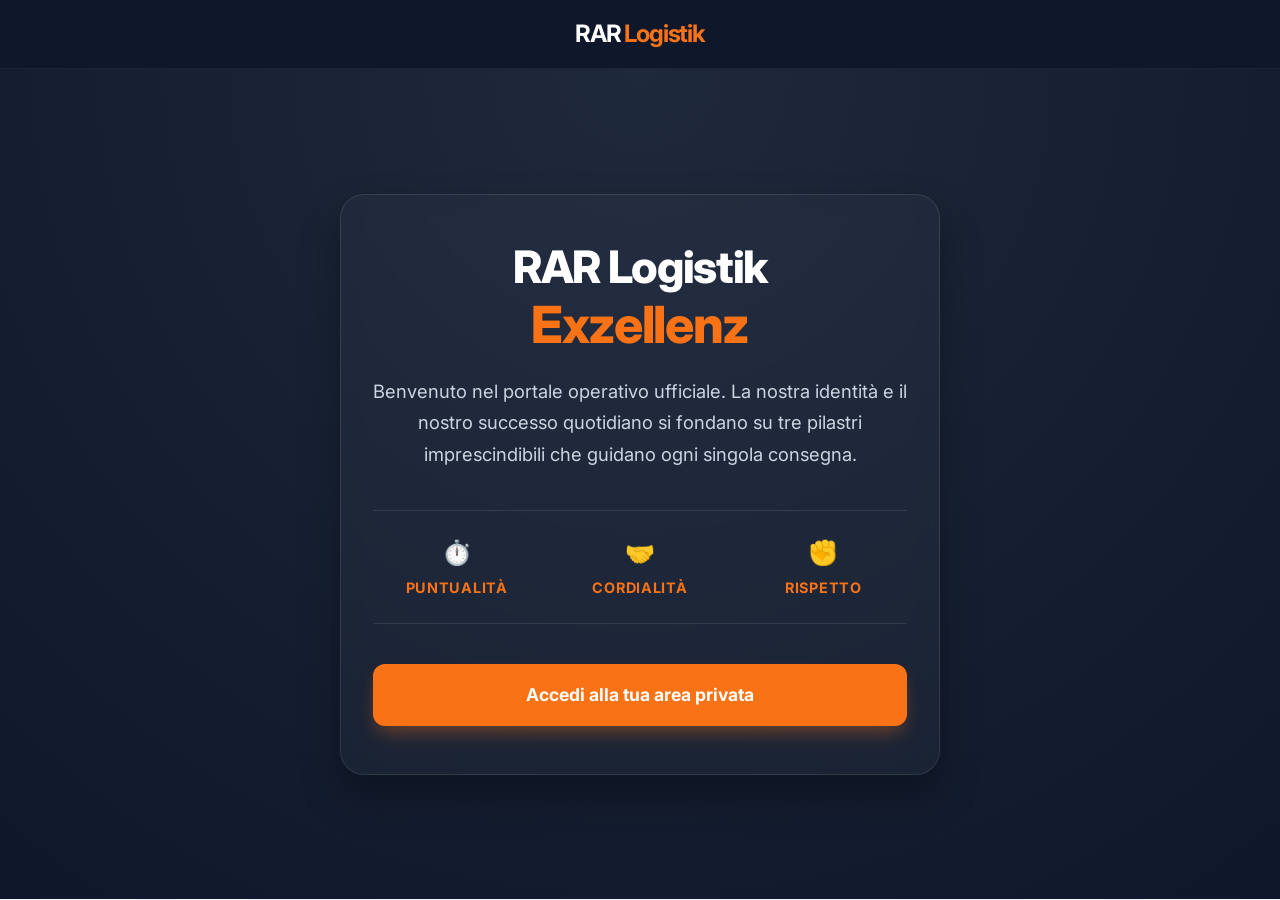
<file: Index.html>
<!DOCTYPE html>
<html lang="it">
<head>
    <meta charset="UTF-8">
    <meta name="viewport" content="width=device-width, initial-scale=1.0">
    <title>RAR Logistik Exzellenz - Portale Driver</title>
    <link rel="stylesheet" href="style.css">
    <link rel="preconnect" href="https://fonts.googleapis.com">
    <link href="https://fonts.googleapis.com/css2?family=Inter:wght@400;600;700;800&display=swap" rel="stylesheet">
    <style>
        .portal-container {
            min-height: calc(100vh - 70px);
            display: flex;
            align-items: center;
            justify-content: center;
            padding: 2rem 1.5rem;
            background: radial-gradient(circle at top, #1e293b 0%, #0f172a 100%);
            color: var(--white);
            text-align: center;
        }
        
        .portal-card {
            max-width: 600px;
            width: 100%;
            padding: 3rem 2rem;
            background: rgba(255, 255, 255, 0.03);
            border: 1px solid rgba(255, 255, 255, 0.1);
            border-radius: 24px;
            backdrop-filter: blur(10px);
            box-shadow: 0 20px 40px rgba(0, 0, 0, 0.3);
        }

        .portal-card h1 {
            font-size: 2.8rem;
            font-weight: 800;
            line-height: 1.1;
            margin-bottom: 1.5rem;
            letter-spacing: -0.03em;
        }

        .portal-card h1 span {
            color: var(--accent);
            display: block;
            font-size: 3.2rem;
            margin-top: 0.25rem;
        }

        .portal-intro {
            font-size: 1.15rem;
            line-height: 1.7;
            color: #cbd5e1;
            margin-bottom: 2.5rem;
        }

        .values-grid {
            display: flex;
            justify-content: space-around;
            gap: 1rem;
            margin-bottom: 2.5rem;
            border-top: 1px solid rgba(255, 255, 255, 0.1);
            border-bottom: 1px solid rgba(255, 255, 255, 0.1);
            padding: 1.5rem 0;
        }

        .value-item {
            flex: 1;
        }

        .value-item .icon {
            font-size: 1.5rem;
            margin-bottom: 0.25rem;
            display: block;
        }

        .value-item .title {
            font-size: 0.9rem;
            font-weight: 700;
            color: var(--accent);
            text-transform: uppercase;
            letter-spacing: 0.05em;
        }

        .btn-portal-cta {
            display: block;
            width: 100%;
            padding: 1.1rem;
            background-color: var(--accent);
            color: var(--white);
            text-decoration: none;
            border-radius: 12px;
            font-weight: 700;
            font-size: 1.1rem;
            box-shadow: 0 10px 20px -5px rgba(249, 115, 22, 0.4);
            transition: transform 0.2s, background-color 0.2s;
        }

        .btn-portal-cta:hover {
            background-color: #ea580c;
            transform: translateY(-2px);
        }

        .btn-portal-cta:active {
            transform: translateY(0);
        }

        /* Ottimizzazione Mobile */
        @media (max-width: 480px) {
            .portal-card {
                padding: 2rem 1.25rem;
            }
            .portal-card h1 {
                font-size: 2.2rem;
            }
            .portal-card h1 span {
                font-size: 2.5rem;
            }
            .portal-intro {
                font-size: 1rem;
            }
            .values-grid {
                flex-direction: column;
                gap: 1rem;
                align-items: center;
            }
        }
    </style>
</head>
<body>

    <header class="navbar" style="justify-content: center; background: #0f172a; border-bottom: 1px solid rgba(255,255,255,0.05);">
        <span class="logo" style="font-size: 1.5rem;">RAR <span>Logistik</span></span>
    </header>

    <main class="portal-container">
        <section class="portal-card">
            <h1>RAR Logistik <span>Exzellenz</span></h1>
            
            <p class="portal-intro">
                Benvenuto nel portale operativo ufficiale. La nostra identità e il nostro successo quotidiano si fondano su tre pilastri imprescindibili che guidano ogni singola consegna.
            </p>

            <div class="values-grid">
                <div class="value-item">
                    <span class="icon">⏱️</span>
                    <span class="title">Puntualità</span>
                </div>
                <div class="value-item">
                    <span class="icon">🤝</span>
                    <span class="title">Cordialità</span>
                </div>
                <div class="value-item">
                    <span class="icon">✊</span>
                    <span class="title">Rispetto</span>
                </div>
            </div>

            <a href="login.html" class="btn-portal-cta">Accedi alla tua area privata</a>
        </section>
    </main>

</body>
</html>
</file>
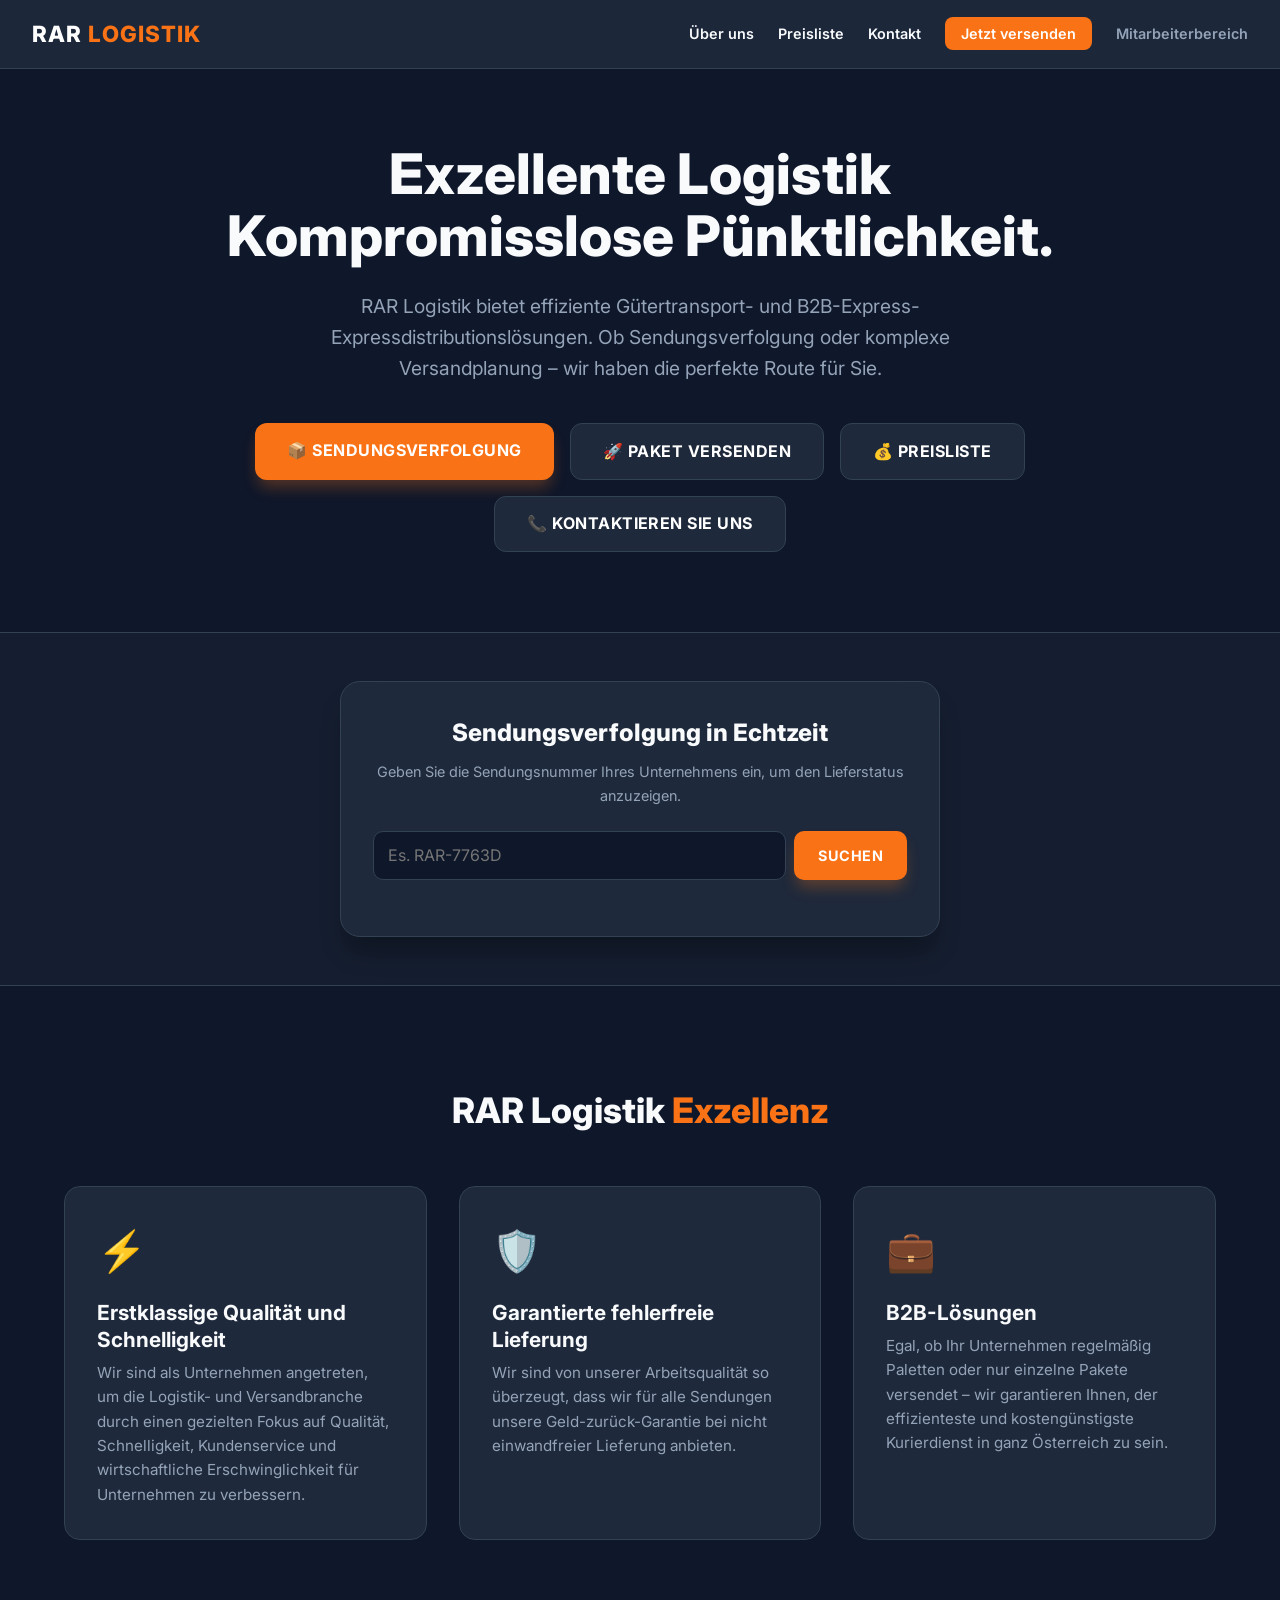
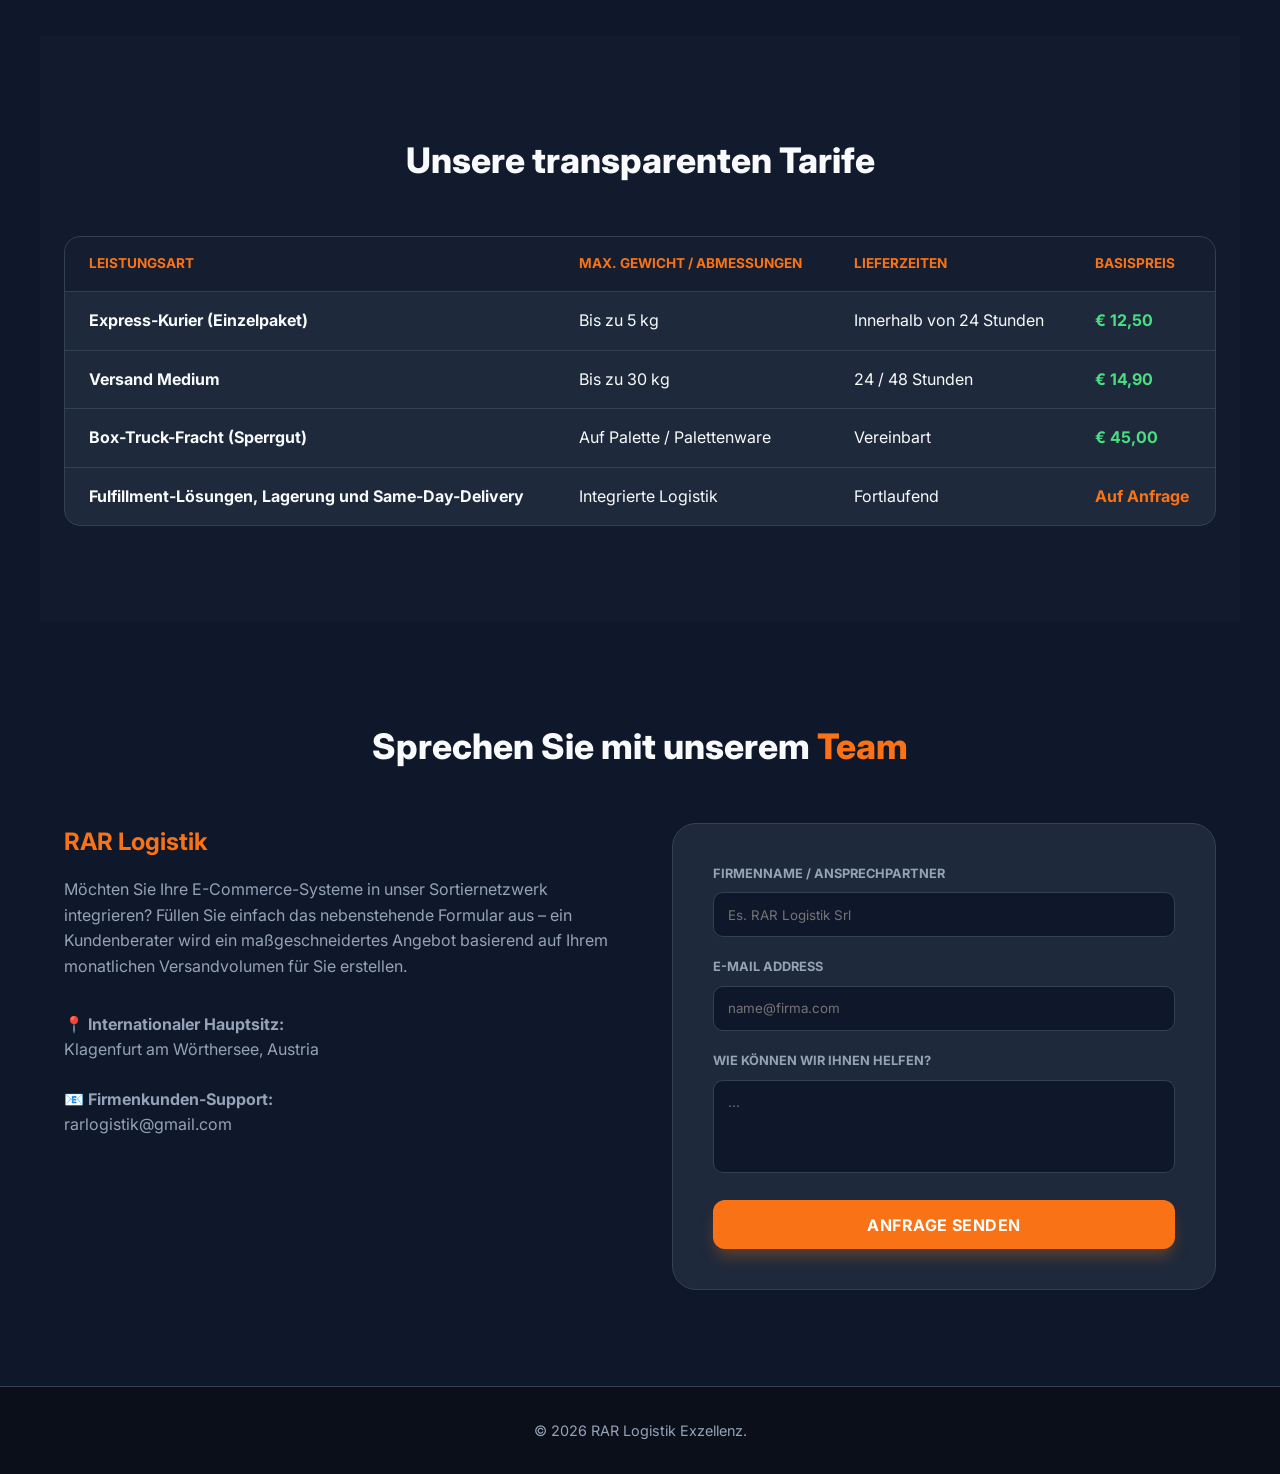
<file: index.html>
<!DOCTYPE html>
<html lang="de">
<head>
    <link rel="manifest" href="manifest.json">
    <meta charset="UTF-8">
    <meta name="viewport" content="width=device-width, initial-scale=1.0">
    <title>RAR Logistik Exzellenz – Qualitätstransporte und Logistik</title>
    <link rel="preconnect" href="https://fonts.googleapis.com">
    <link href="https://fonts.googleapis.com/css2?family=Inter:wght@400;600;700;800&display=swap" rel="stylesheet">
    <style>
        /* VARIABILI DI STILE RAR PREMIUM */
        :root {
            --bg-dark: #0f172a;
            --bg-card: #1e293b;
            --orange-rar: #f97316;
            --orange-hover: #ea580c;
            --text-light: #f8fafc;
            --text-muted: #94a3b8;
            --border-color: #334155;
        }

        * { box-sizing: border-box; margin: 0; padding: 0; }
        
        body { 
            background-color: var(--bg-dark); 
            color: var(--text-light); 
            font-family: 'Inter', sans-serif; 
            line-height: 1.6;
            scroll-behavior: smooth;
            /* Permette di spezzare le parole lunghissime tedesche se non c'è spazio */
            overflow-x: hidden; 
        }

        /* NAVBAR RIGIDA RESPONSIVE */
        .navbar {
            background: rgba(30, 41, 59, 0.95);
            backdrop-filter: blur(12px);
            border-bottom: 1px solid var(--border-color);
            position: fixed;
            top: 0; width: 100%; z-index: 1000;
            display: flex; justify-content: space-between; align-items: center;
            padding: 1rem 2rem;
            transition: all 0.3s ease;
        }
        .logo { font-weight: 800; font-size: 1.4rem; color: white; text-decoration: none; text-transform: uppercase; letter-spacing: 0.05em; flex-shrink: 0; }
        .logo span { color: var(--orange-rar); }
        
        .nav-links { display: flex; gap: 1.5rem; list-style: none; align-items: center; flex-wrap: wrap; }
        .nav-links a { color: var(--text-light); text-decoration: none; font-weight: 600; font-size: 0.9rem; transition: color 0.2s; }
        .nav-links a:hover { color: var(--orange-rar); }
        
        .btn-nav-action { 
            background: var(--orange-rar); color: white !important; 
            padding: 0.5rem 1rem; border-radius: 8px; transition: background 0.2s !important; 
        }
        .btn-nav-action:hover { background: var(--orange-hover); }

        /* HERO SECTION (IMPATTO VISIVO INIZIALE) */
        .hero {
            padding: 9rem 2rem 5rem 2rem;
            text-align: center;
            max-width: 900px;
            margin: 0 auto;
        }
        .hero h1 { 
            font-size: clamp(2.2rem, 5vw, 3.5rem); /* Dimensione del font fluida */
            font-weight: 800; line-height: 1.1; margin-bottom: 1.5rem; 
            word-wrap: break-word; /* Salva il layout dalle parole lunghe */
        }
        .hero h1 span { color: var(--orange-rar); }
        .hero p { color: var(--text-muted); font-size: clamp(1rem, 3vw, 1.2rem); margin-bottom: 2.5rem; max-width: 700px; margin-left: auto; margin-right: auto; }
        
        .hero-buttons { display: flex; gap: 1rem; justify-content: center; flex-wrap: wrap; }
        
        .btn-main { 
            padding: 0.9rem 2rem; border-radius: 12px; font-size: 1rem; font-weight: 700; 
            font-family: inherit; cursor: pointer; border: none; text-decoration: none;
            transition: all 0.2s ease; text-transform: uppercase; letter-spacing: 0.03em;
            text-align: center;
        }
        .btn-primary { background: var(--orange-rar); color: white; box-shadow: 0 10px 15px -3px rgba(249, 115, 22, 0.3); }
        .btn-primary:hover { background: var(--orange-hover); transform: translateY(-2px); }
        
        .btn-secondary { background: var(--bg-card); color: white; border: 1px solid var(--border-color); }
        .btn-secondary:hover { border-color: var(--orange-rar); background: rgba(249,115,22,0.05); transform: translateY(-2px); }

        /* SEZIONE LIVE ACTION: TRACKING VELOCE */
        .quick-track-section { padding: 3rem 1rem; background: rgba(30, 41, 59, 0.4); border-top: 1px solid var(--border-color); border-bottom: 1px solid var(--border-color); }
        .track-card { 
            background: var(--bg-card); border: 1px solid var(--border-color); 
            max-width: 600px; margin: 0 auto; padding: 2rem; border-radius: 20px; 
            text-align: center; box-shadow: 0 20px 25px -5px rgba(0,0,0,0.3);
        }
        .track-input-group { display: flex; gap: 0.5rem; margin-top: 1rem; flex-wrap: wrap; }
        .track-input { 
            flex: 1; min-width: 200px; background: var(--bg-dark); border: 1px solid var(--border-color); 
            padding: 0.85rem; border-radius: 10px; color: white; font-family: inherit; font-size: 1rem; 
        }
        .track-input:focus { border-color: var(--orange-rar); outline: none; }
        #btn-search-track { padding: 0.85rem 1.5rem; font-size: 0.9rem; border-radius: 10px; flex-shrink: 0; }

        /* SEZIONE CHI SIAMO / VALORI */
        .section-padding { padding: 6rem 1.5rem; max-width: 1200px; margin: 0 auto; }
        .section-title { text-align: center; font-size: clamp(1.8rem, 4vw, 2.2rem); font-weight: 800; margin-bottom: 3rem; }
        .section-title span { color: var(--orange-rar); }
        
        .grid-3 { display: grid; grid-template-columns: repeat(auto-fit, minmax(280px, 1fr)); gap: 2rem; }
        .valore-card { background: var(--bg-card); border: 1px solid var(--border-color); padding: 2rem; border-radius: 16px; transition: transform 0.2s; }
        .valore-card:hover { transform: translateY(-5px); border-color: var(--orange-rar); }
        .valore-icon { font-size: 2.5rem; margin-bottom: 1rem; }
        .valore-card h3 { font-size: 1.3rem; margin-bottom: 0.5rem; line-height: 1.3; }
        .valore-card p { color: var(--text-muted); font-size: 0.95rem; }

        /* SEZIONE LISTINO PREZZI */
        .price-table-container { 
            background: var(--bg-card); border: 1px solid var(--border-color); 
            border-radius: 16px; 
            overflow-x: auto; /* Questo salva la tabella su mobile! */
            -webkit-overflow-scrolling: touch;
        }
        .price-table { width: 100%; min-width: 650px; border-collapse: collapse; text-align: left; }
        .price-table th, .price-table td { padding: 1rem 1.5rem; border-bottom: 1px solid var(--border-color); }
        .price-table th { background: rgba(15, 23, 42, 0.6); color: var(--orange-rar); font-weight: 700; text-transform: uppercase; font-size: 0.85rem; }
        .price-table tr:last-child td { border-bottom: none; }
        .price-table tr:hover td { background: rgba(255,255,255,0.02); }

        /* SEZIONE CONTATTI FORM */
        .contact-layout { display: grid; grid-template-columns: repeat(auto-fit, minmax(300px, 1fr)); gap: 4rem; }
        .contact-info h3 { font-size: 1.5rem; margin-bottom: 1rem; color: var(--orange-rar); }
        .contact-info p { color: var(--text-muted); margin-bottom: 1.5rem; }
        .contact-form-card { background: var(--bg-card); border: 1px solid var(--border-color); padding: 2.5rem; border-radius: 24px; }
        .form-group { margin-bottom: 1.25rem; }
        .form-label { font-size: 0.8rem; font-weight: 700; color: var(--text-muted); text-transform: uppercase; margin-bottom: 0.5rem; display: block; }
        .form-input { width: 100%; background: var(--bg-dark); border: 1px solid var(--border-color); color: white; padding: 0.85rem; border-radius: 10px; font-family: inherit; }
        .form-input:focus { border-color: var(--orange-rar); outline: none; }
        
        footer { background: #0b0f19; border-top: 1px solid var(--border-color); padding: 2rem; text-align: center; color: var(--text-muted); font-size: 0.9rem; }

        /* ADATTAMENTO RESPONSIVE PER SMARTPHONE */
        @media (max-width: 850px) {
            .navbar { flex-direction: column; gap: 1rem; padding: 1rem; }
            .nav-links { justify-content: center; gap: 1rem; }
            .nav-links a { font-size: 0.85rem; }
            .hero { padding-top: 10rem; } /* Spazio extra per la navbar più alta */
            .hero-buttons { flex-direction: column; width: 100%; }
            .btn-main { width: 100%; box-sizing: border-box; }
            .contact-layout { gap: 2rem; }
            .contact-form-card { padding: 1.5rem; }
            #btn-search-track { width: 100%; }
        }
    </style>
</head>
<body>

    <!-- NAVBAR -->
    <nav class="navbar">
        <a href="#" class="logo">RAR <span>Logistik</span></a>
        <!-- Su mobile ora i link si adattano a griglia senza scomparire! -->
        <ul class="nav-links">
            <li><a href="#chi-siamo">Über uns</a></li>
            <li><a href="#listino">Preisliste</a></li>
            <li><a href="#contatti">Kontakt</a></li>
            <li><a href="portale-clienti.html" class="btn-nav-action">Jetzt versenden</a></li>
            <li><a href="login.html" style="color: var(--text-muted);">Mitarbeiterbereich</a></li>
        </ul>
    </nav>

    <!-- HERO MAIN HEADER -->
    <section class="hero">
        <h1>Exzellente Logistik<br>Kompromisslose Pünktlichkeit.</h1>
        <p>RAR Logistik bietet effiziente Gütertransport- und B2B-Express-Expressdistributionslösungen. Ob Sendungsverfolgung oder komplexe Versandplanung – wir haben die perfekte Route für Sie.</p>
        <div class="hero-buttons">
            <a href="#traccia" class="btn-main btn-primary">📦 Sendungsverfolgung</a>
            <a href="portale-clienti.html" class="btn-main btn-secondary">🚀 Paket versenden</a>
            <a href="#listino" class="btn-main btn-secondary">💰 Preisliste</a>
            <a href="#contatti" class="btn-main btn-secondary">📞 Kontaktieren Sie uns</a>
        </div>
    </section>

    <!-- SEZIONE TRACCIA PACCO VELOCE -->
    <section id="traccia" class="quick-track-section">
        <div class="track-card">
            <h2 style="font-weight: 800; font-size: clamp(1.2rem, 3vw, 1.5rem); margin-bottom: 0.5rem;">Sendungsverfolgung in Echtzeit</h2>
            <p style="color: var(--text-muted); font-size: 0.9rem; margin-bottom: 1.5rem;">Geben Sie die Sendungsnummer Ihres Unternehmens ein, um den Lieferstatus anzuzeigen.</p>
            <div class="track-input-group">
                <input type="text" id="trackingCodeInput" class="track-input" placeholder="Es. RAR-7763D">
                <button id="btn-search-track" onclick="avviaRicercaTrackingRapido()" class="btn-main btn-primary">Suchen</button>
            </div>
            <div id="trackingResultArea" style="margin-top:1.5rem; text-align:left; font-size:0.9rem;" class="hidden"></div>
        </div>
    </section>

    <!-- SEZIONE CHI SIAMO -->
    <section id="chi-siamo" class="section-padding">
        <h2 class="section-title">RAR Logistik <span>Exzellenz</span></h2>
        <div class="grid-3">
            <div class="valore-card">
                <div class="valore-icon">⚡</div>
                <h3>Erstklassige Qualität und Schnelligkeit</h3>
                <p>Wir sind als Unternehmen angetreten, um die Logistik- und Versandbranche durch einen gezielten Fokus auf Qualität, Schnelligkeit, Kundenservice und wirtschaftliche Erschwinglichkeit für Unternehmen zu verbessern.</p>
            </div>
            <div class="valore-card">
                <div class="valore-icon">🛡️</div>
                <h3>Garantierte fehlerfreie Lieferung</h3>
                <p>Wir sind von unserer Arbeitsqualität so überzeugt, dass wir für alle Sendungen unsere Geld-zurück-Garantie bei nicht einwandfreier Lieferung anbieten.</p>
            </div>
            <div class="valore-card">
                <div class="valore-icon">💼</div>
                <h3>B2B-Lösungen</h3>
                <p>Egal, ob Ihr Unternehmen regelmäßig Paletten oder nur einzelne Pakete versendet – wir garantieren Ihnen, der effizienteste und kostengünstigste Kurierdienst in ganz Österreich zu sein.</p>
            </div>
        </div>
    </section>

    <!-- SEZIONE LISTINO PREZZI -->
    <section id="listino" class="section-padding" style="background: rgba(30, 41, 59, 0.2);">
        <h2 class="section-title">Unsere transparenten Tarife</h2>
        <!-- Il container della tabella gestisce lo scroll laterale su mobile -->
        <div class="price-table-container">
            <table class="price-table">
                <thead>
                    <tr>
                        <th>Leistungsart</th>
                        <th>Max. Gewicht / Abmessungen</th>
                        <th>Lieferzeiten</th>
                        <th>Basispreis</th>
                    </tr>
                </thead>
                <tbody>
                    <tr>
                        <td><strong>Express-Kurier (Einzelpaket)</strong></td>
                        <td>Bis zu 5 kg</td>
                        <td>Innerhalb von 24 Stunden</td>
                        <td style="color:#4ade80; font-weight:700;">€ 12,50</td>
                    </tr>
                    <tr>
                        <td><strong>Versand Medium</strong></td>
                        <td>Bis zu 30 kg</td>
                        <td>24 / 48 Stunden</td>
                        <td style="color:#4ade80; font-weight:700;">€ 14,90</td>
                    </tr>
                    <tr>
                        <td><strong>Box-Truck-Fracht (Sperrgut)</strong></td>
                        <td>Auf Palette / Palettenware</td>
                        <td>Vereinbart</td>
                        <td style="color:#4ade80; font-weight:700;">€ 45,00</td>
                    </tr>
                    <tr>
                        <td><strong>Fulfillment-Lösungen, Lagerung und Same-Day-Delivery</strong></td>
                        <td>Integrierte Logistik</td>
                        <td>Fortlaufend</td>
                        <td style="color:var(--orange-rar); font-weight:700;">Auf Anfrage</td>
                    </tr>
                </tbody>
            </table>
        </div>
    </section>

    <!-- SEZIONE CONTATTI & PREVENTIVI -->
    <section id="contatti" class="section-padding">
        <h2 class="section-title">Sprechen Sie mit unserem <span>Team</span></h2>
        <div class="contact-layout">
            <div class="contact-info">
                <h3>RAR Logistik</h3>
                <p>Möchten Sie Ihre E-Commerce-Systeme in unser Sortiernetzwerk integrieren? Füllen Sie einfach das nebenstehende Formular aus – ein Kundenberater wird ein maßgeschneidertes Angebot basierend auf Ihrem monatlichen Versandvolumen für Sie erstellen.</p>
                <p style="margin-top: 2rem;"><strong>📍 Internationaler Hauptsitz:</strong><br>Klagenfurt am Wörthersee, Austria</p>
                <p><strong>📧 Firmenkunden-Support:</strong><br>rarlogistik@gmail.com</p>
            </div>
            <div class="contact-form-card">
                <form onsubmit="inviaMessaggioContatto(event)">
                    <div class="form-group">
                        <label class="form-label">Firmenname / Ansprechpartner</label>
                        <input type="text" id="nomeContatto" class="form-input" placeholder="Es. RAR Logistik Srl" required>
                    </div>
                    <div class="form-group">
                        <label class="form-label">E-mail Address</label>
                        <input type="email" id="emailContatto" class="form-input" placeholder="name@firma.com" required>
                    </div>
                    <div class="form-group">
                        <label class="form-label">Wie können wir Ihnen helfen?</label>
                        <textarea id="messaggioContatto" class="form-input" rows="4" placeholder="..." style="resize:none; font-family:inherit;" required></textarea>
                    </div>
                    <button type="submit" class="btn-main btn-primary" style="width: 100%; border: none;">Anfrage senden</button>
                </form>
            </div>
        </div>
    </section>

    <!-- FOOTER -->
    <footer>
        <p>&copy; 2026 RAR Logistik Exzellenz.</p>
    </footer>

    <!-- LOGICA FRONT END INTERATTIVA -->
    <script>
        function avviaRicercaTrackingRapido() {
            const codice = document.getElementById('trackingCodeInput').value.trim();
            const resultBox = document.getElementById('trackingResultArea');
            
            if(!codice) {
                alert("Inserisci un codice di tracciamento valido!");
                return;
            }

            resultBox.classList.remove('hidden');
            resultBox.innerHTML = `
                <div style="background: #0f172a; padding: 1rem; border-radius: 10px; border-left: 4px solid var(--orange-rar);">
                    <div style="font-weight:700; color:white; margin-bottom:0.25rem;">🔍 Esito Spedizione: ${codice.toUpperCase()}</div>
                    <div style="color:#4ade80; font-weight:700; margin-bottom:0.5rem;">Stato: IN CONSEGNA - Tappa Ottimizzata</div>
                    <div style="color:var(--text-muted); font-size:0.85rem;">Il corriere RAR ha preso in carico i colli. Puoi monitorare la consegna direttamente dall'app mobile.</div>
                </div>
            `;
        }

        function inviaMessaggioContatto(event) {
            event.preventDefault();
            const azienda = document.getElementById('nomeContatto').value;
            alert(`Grazie per averci contattato, ${azienda}! La richiesta commerciale è stata trasmessa. Il team RAR risponderà entro poche ore.`);
            event.target.reset();
        }
    </script>
</body>
</html>
</file>
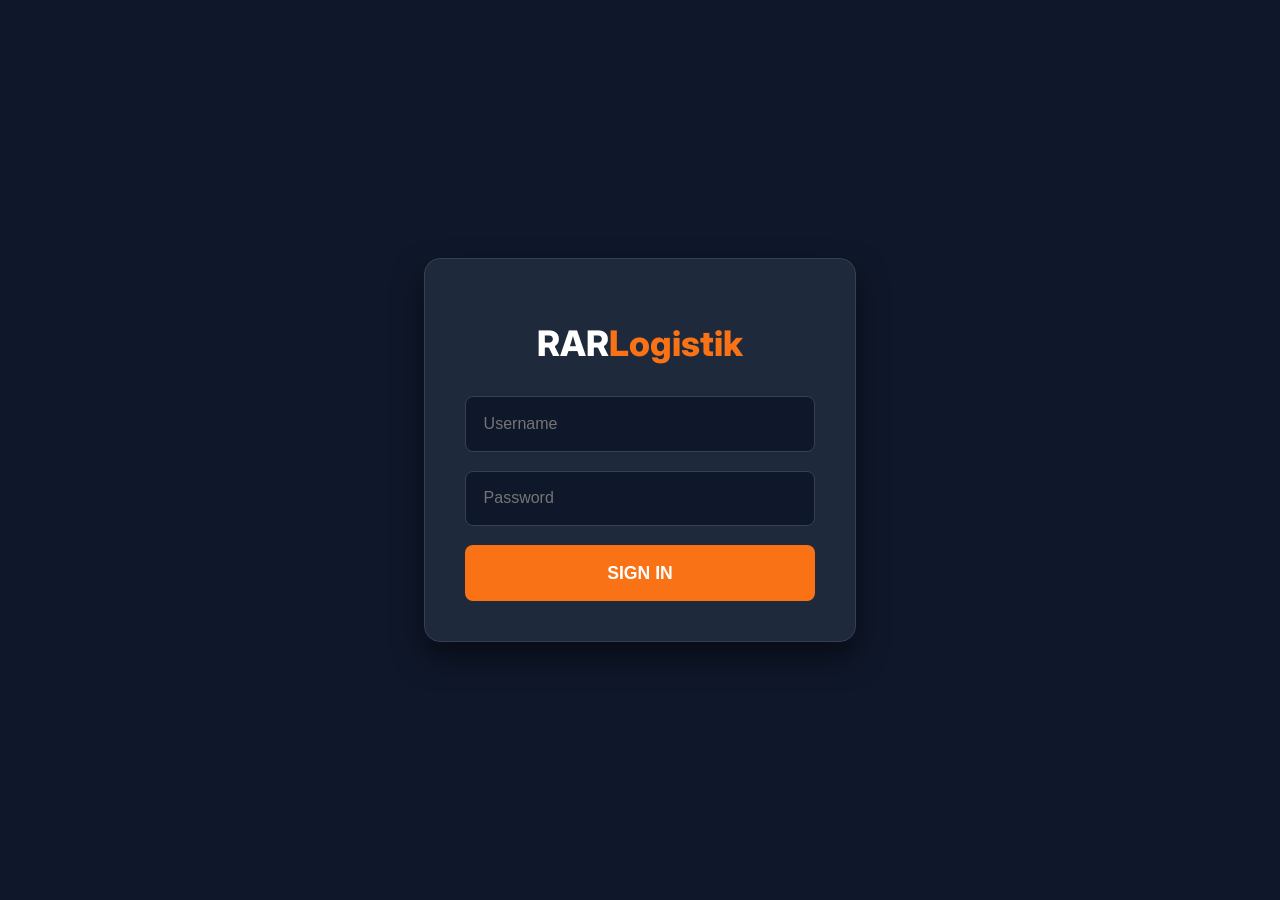
<file: login.html>
<!DOCTYPE html>
<html lang="it">
<head>
    <link rel=¨manifest¨ href=¨manifest.json¨>
    <meta charset="UTF-8">
    <meta name="viewport" content="width=device-width, initial-scale=1.0">
    <title>RAR Logistik - Login</title>
    <link href="https://fonts.googleapis.com/css2?family=Inter:wght@400;700;800&display=swap" rel="stylesheet">
    <style>
        body { background-color: #0f172a; color: white; font-family: 'Inter', sans-serif; display: flex; align-items: center; justify-content: center; height: 100vh; margin: 0; }
        .login-box { background: #1e293b; padding: 2.5rem; border-radius: 16px; border: 1px solid #334155; width: 100%; max-width: 350px; text-align: center; box-shadow: 0 15px 30px rgba(0,0,0,0.5); }
        h1 { font-weight: 800; font-size: 2.2rem; margin-bottom: 2rem; }
        h1 span { color: #f97316; }
        input { width: 100%; padding: 1.1rem; margin-bottom: 1.2rem; border-radius: 8px; border: 1px solid #334155; background: #0f172a; color: white; font-size: 1rem; box-sizing: border-box; }
        input:focus { outline: none; border-color: #f97316; }
        button { width: 100%; padding: 1.1rem; background: #f97316; color: white; border: none; border-radius: 8px; font-weight: 800; font-size: 1.1rem; cursor: pointer; text-transform: uppercase; transition: background 0.3s; }
        button:hover { background: #ea580c; }
        .error-msg { color: #ef4444; font-size: 0.9rem; margin-top: 1rem; display: none; font-weight: 700; }
    </style>
</head>
<body>

    <div class="login-box">
        <h1>RAR<span>Logistik</span></h1>
        <input type="text" id="user" placeholder="Username">
        <input type="password" id="pass" placeholder="Password">
        <button onclick="eseguiLogin()">Sign in</button>
        <div id="errorMsg" class="error-msg"> Invalid Username and Password!</div>
    </div>

<script>
        function eseguiLogin() {
            // Prende i dati, toglie gli spazi vuoti accidentali e trasforma tutto in minuscolo
            let u = document.getElementById('user').value.trim().toLowerCase();
            let p = document.getElementById('pass').value.trim();
            // Aggiungi questa riga subito dopo aver preso i valori di u e p:
localStorage.setItem('RAR_User', u.toUpperCase());
            let errorBox = document.getElementById('errorMsg');

            // Controllo campi vuoti
            if (u === "" || p === "") {
                errorBox.style.display = "block";
                return;
            }
            errorBox.style.display = "none";

            // REGOLA 1: MANAGER / ADMIN -> Va alla Dashboard
            if (u === "admin" || u === "manager") {
                window.location.href = "dashboard-admin.html"; // Corretto!
            } 
            // REGOLA 2: MAGAZZINO -> Va allo scanner per CREARE LE ROTTE
            else if (u === "magazzino" || u === "scanner rotte") {
                window.location.href = "crea-rotte.html";
            }
            // REGOLA 3: ADDETTI RITIRI -> Vanno al lettore di codici a barre per i pick-up
            else if (u === "pick-up" || u === "pick up") {
                window.location.href = "scanner-ritiri.html";
            } 
            // REGOLA 4: TUTTI GLI ALTRI (Autisti) -> Vanno al Navigatore (RAR Corrieri)
            else {
                window.location.href = "navigatore.html";
            }
        }
    </script>
</body>
</html>
</file>
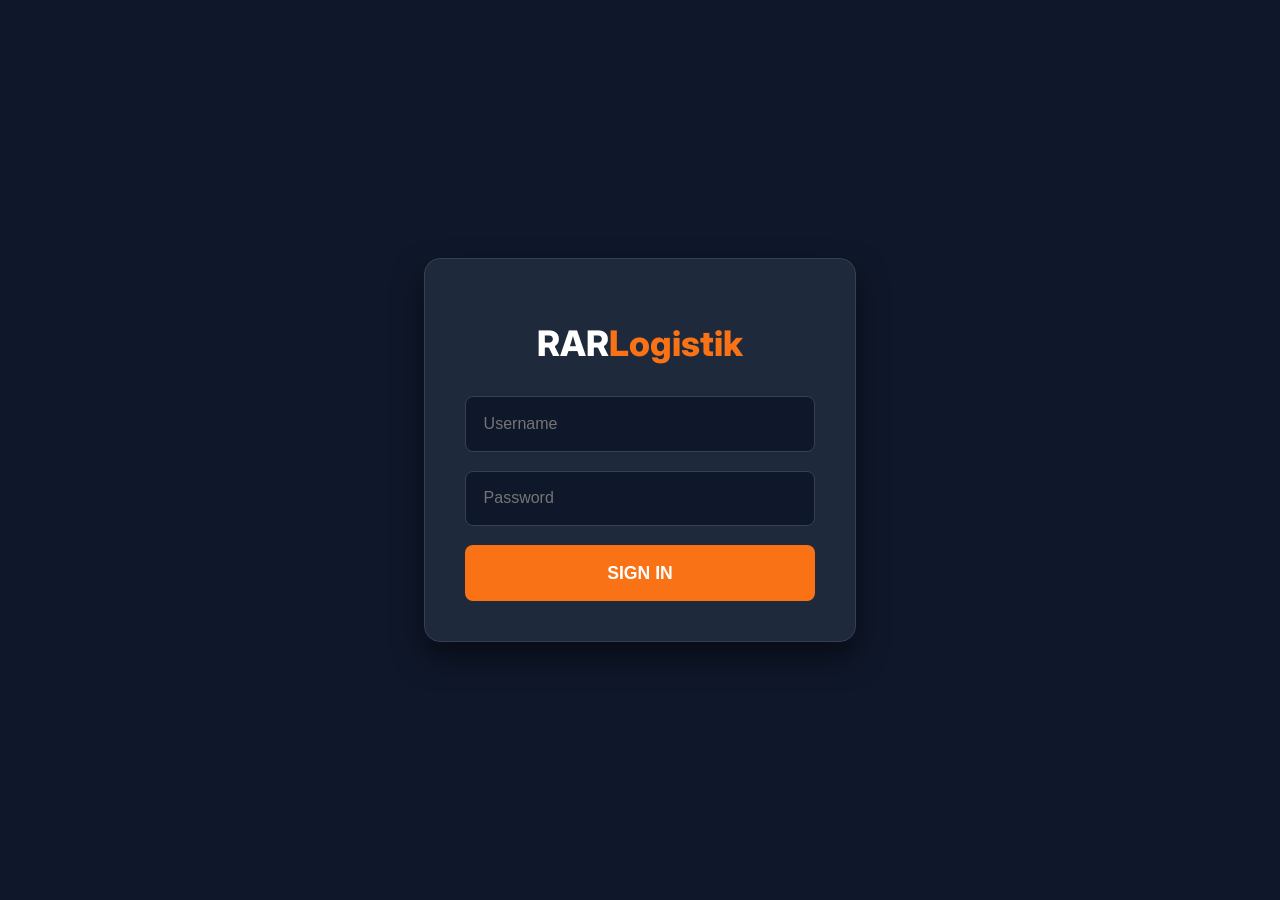
<file: spazio-lavoratore.html>
<!DOCTYPE html>
<html lang="it">
<head>
    <link rel=¨manifest¨ href=¨manifest.json¨>
    <meta charset="UTF-8">
    <meta name="viewport" content="width=device-width, initial-scale=1.0">
    <title>RAR Logistik - Worker area</title>
    <link rel="stylesheet" href="style.css">
    <link rel="preconnect" href="https://fonts.googleapis.com">
    <link href="https://fonts.googleapis.com/css2?family=Inter:wght@400;600;700;800&display=swap" rel="stylesheet">
    <style>
        body { background-color: #0f172a; color: #f8fafc; font-family: 'Inter', sans-serif; margin: 0; padding: 0; }
        .driver-dashboard { max-width: 500px; margin: 0 auto; min-height: 100vh; display: flex; flex-direction: column; background: #0f172a; }
        
        /* Contenuto Principale Home Page */
        .main-content { padding: 3rem 1.5rem; flex: 1; display: flex; flex-direction: column; justify-content: center; align-items: center; text-align: center; }
        
        .status-card { background: #1e293b; width: 100%; border-radius: 24px; padding: 2.5rem 1.5rem; border: 1px solid #334155; box-shadow: 0 20px 25px -5px rgba(0, 0, 0, 0.4); box-sizing: border-box; }
        .driver-welcome { font-size: 2rem; font-weight: 800; color: #ffffff; margin-bottom: 0.75rem; }
        .status-badge { display: inline-block; padding: 0.5rem 1.2rem; background: rgba(34, 197, 94, 0.15); color: #4ade80; border: 1px solid rgba(34, 197, 94, 0.3); border-radius: 9999px; font-weight: 700; font-size: 0.85rem; text-transform: uppercase; letter-spacing: 0.05em; }

        /* Navbar Superiore */
        .navbar { background: #1e293b; padding: 1rem; display: flex; justify-content: space-between; align-items: center; border-bottom: 1px solid #334155; position: relative; z-index: 30; }
        .logo { font-weight: 800; font-size: 1.1rem; color: white; text-decoration: none; }
        .logo span { color: #f97316; }
        .hamburger-btn { background: none; border: none; font-size: 2rem; color: #f8fafc; cursor: pointer; padding: 0.5rem; display: flex; align-items: center; }
        .hamburger-btn:hover { color: #f97316; }

        /* MENU SLIDE-OUT LATERALE ESSENZIALE */
        .side-menu { position: fixed; top: 0; left: -100%; width: 290px; height: 100%; background: #1e293b; z-index: 999; transition: left 0.3s cubic-bezier(0.4, 0, 0.2, 1); border-right: 1px solid #334155; box-shadow: 15px 0 30px rgba(0,0,0,0.5); padding: 1.5rem; box-sizing: border-box; display: flex; flex-direction: column; }
        .side-menu.open { left: 0; }
        .menu-overlay { position: fixed; top: 0; left: 0; width: 100%; height: 100%; background: rgba(0,0,0,0.6); backdrop-filter: blur(4px); z-index: 990; display: none; }
        .menu-overlay.show { display: block; }
        
        .close-menu-btn { align-self: flex-end; background: none; border: none; color: #94a3b8; font-size: 1.1rem; font-weight: bold; cursor: pointer; margin-bottom: 2rem; font-family: inherit; }
        
        .menu-links { display: flex; flex-direction: column; gap: 0.75rem; }
        .menu-link-item { color: #f1f5f9; text-decoration: none; font-size: 1rem; font-weight: 700; padding: 1rem; background: #293548; border: 1px solid #334155; border-radius: 12px; transition: all 0.2s ease; display: flex; align-items: center; gap: 0.75rem; width: 100%; text-align: left; cursor: pointer; font-family: inherit; box-sizing: border-box; }
        .menu-link-item:hover { background: #f97316; color: white; border-color: #f97316; }
        
        /* Bottone Logout Separato Visivamente */
        .menu-link-item.logout-trigger { margin-top: 2rem; background: rgba(239, 68, 68, 0.1); border: 1px solid rgba(239, 68, 68, 0.2); color: #f87171; }
        .menu-link-item.logout-trigger:hover { background: #ef4444; color: white; border-color: #ef4444; }
        
        .hidden { display: none !important; }
    </style>
</head>
<body>

    <!-- OVERLAY DI SFONDO QUANDO IL MENU È APERTO -->
    <div id="menuOverlay" class="menu-overlay" onclick="toggleMenu(false)"></div>
    
    <!-- MENU HAMBURGER ULTRAPULITO -->
    <nav id="sideMenu" class="side-menu">
        <button class="close-menu-btn" onclick="toggleMenu(false)">✕ Close</button>
        <div class="menu-links">
            <!-- Rimasti solo i due bottoni richiesti -->
            <button onclick="navigaA('navigatore.html')" class="menu-link-item">🗺️ Start Route</button>
            <button onclick="eseguiLogout()" class="menu-link-item logout-trigger">🚪 End Route</button>
        </div>
    </nav>

    <!-- INTERFACCIA HOME PAGE (STILE INALTERATO) -->
    <div class="driver-dashboard">
        <header class="navbar">
            <button class="hamburger-btn" onclick="toggleMenu(true)">☰</button>
            <a href="#" class="logo">RAR <span>Logistik</span></a>
            <div style="width: 38px;"></div> <!-- Bilanciatore estetico del menu -->
        </header>

        <div class="main-content">
            <div class="status-card">
                <div class="driver-welcome" id="txtBenvenuto">Welcome Driver</div>
                <span class="status-badge">Online ●</span>
            </div>
        </div>
    </div>

    <script>
        let currentUser = localStorage.getItem('rar_active_user') || "Driver";

        document.addEventListener('DOMContentLoaded', () => {
            // Controllo sessione per sicurezza
            if(!localStorage.getItem('rar_active_user') || currentUser === "Rar Logistik") {
                window.location.href = "login.html";
                return;
            }
            document.getElementById('txtBenvenuto').innerText = `Benvenuto, ${currentUser}`;
        });

        function toggleMenu(open) {
            if(open) {
                document.getElementById('sideMenu').classList.add('open');
                document.getElementById('menuOverlay').classList.add('show');
            } else {
                document.getElementById('sideMenu').classList.remove('open');
                document.getElementById('menuOverlay').classList.remove('show');
            }
        }

        function navigaA(pagina) {
            toggleMenu(false);
            window.location.href = pagina;
        }

        function eseguiLogout() {
            localStorage.removeItem('rar_active_user');
            window.location.href = "login.html";
        }
    </script>
</body>
</html>
</file>
<file: style.css>
:root {
    --primary: #0f172a;
    --accent: #f97316;
    --light-bg: #f8fafc;
    --white: #ffffff;
    --text-main: #334155;
    --text-light: #64748b;
    --font: 'Inter', sans-serif;
}

* {
    margin: 0;
    padding: 0;
    box-sizing: border-box;
}

body {
    font-family: var(--font);
    background-color: #f1f5f9;
    color: var(--text-main);
    line-height: 1.5;
}

/* Navbar */
.navbar {
    display: flex;
    justify-content: space-between;
    align-items: center;
    background-color: var(--primary);
    padding: 1rem 1.5rem;
    color: var(--white);
    position: sticky;
    top: 0;
    z-index: 100;
}

.logo {
    font-size: 1.25rem;
    font-weight: 700;
    letter-spacing: -0.05em;
    text-decoration: none;
    color: var(--white);
}

.logo span {
    color: var(--accent);
}

/* Hamburger Menu Button */
.menu-toggle {
    background: none;
    border: none;
    color: var(--white);
    font-size: 1.75rem;
    cursor: pointer;
    display: flex;
    align-items: center;
    justify-content: center;
    padding: 0.25rem;
}

/* Sidebar Menu (Menù a scomparsa) */
.sidebar {
    position: fixed;
    top: 0;
    right: -280px; /* Nascosto di default a destra */
    width: 280px;
    height: 100%;
    background-color: var(--primary);
    box-shadow: -4px 0 15px rgba(0, 0, 0, 0.1);
    z-index: 200;
    transition: right 0.3s ease;
    padding: 2rem 1.5rem;
    display: flex;
    flex-direction: column;
    gap: 1.5rem;
}

.sidebar.open {
    right: 0; /* Si mostra */
}

.sidebar-close {
    align-self: flex-end;
    background: none;
    border: none;
    color: var(--white);
    font-size: 1.75rem;
    cursor: pointer;
}

.sidebar-menu-links {
    display: flex;
    flex-direction: column;
    gap: 1.25rem;
    margin-top: 2rem;
}

.sidebar-link {
    color: var(--white);
    text-decoration: none;
    font-size: 1.1rem;
    font-weight: 600;
    padding: 0.75rem 1rem;
    border-radius: 8px;
    transition: background 0.2s;
    display: block;
}

.sidebar-link:hover {
    background-color: rgba(255, 255, 255, 0.1);
}

.sidebar-link.active-highlight {
    background-color: var(--accent);
    color: var(--white) !important;
}

.sidebar-link.logout-btn {
    color: #f87171;
    border: 1px solid rgba(248, 113, 113, 0.2);
}

.sidebar-link.logout-btn:hover {
    background-color: rgba(248, 113, 113, 0.1);
}

/* Overlay scuro quando il menù è aperto */
.sidebar-overlay {
    position: fixed;
    top: 0;
    left: 0;
    width: 100%;
    height: 100%;
    background: rgba(0, 0, 0, 0.5);
    z-index: 150;
    display: none;
}

.sidebar-overlay.show {
    display: block;
}

.hidden {
    display: none !important;
}
</file>
